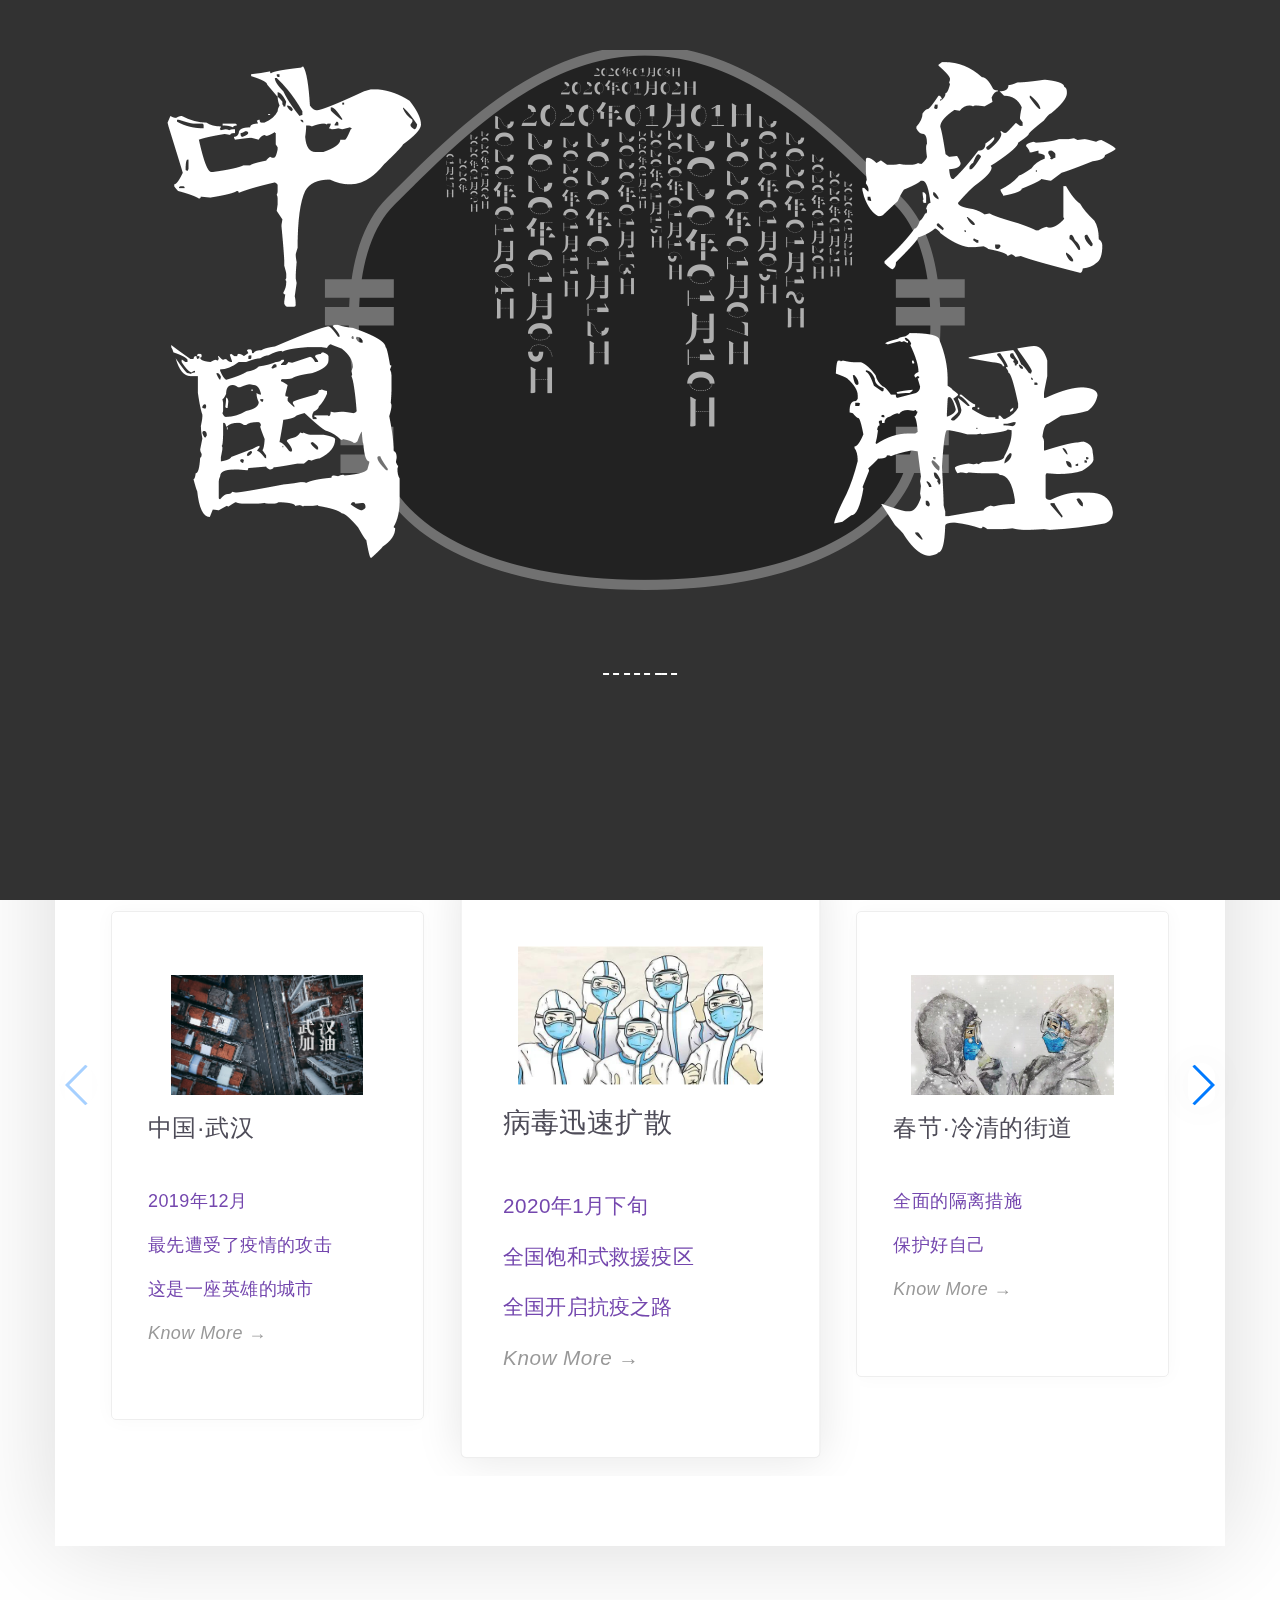
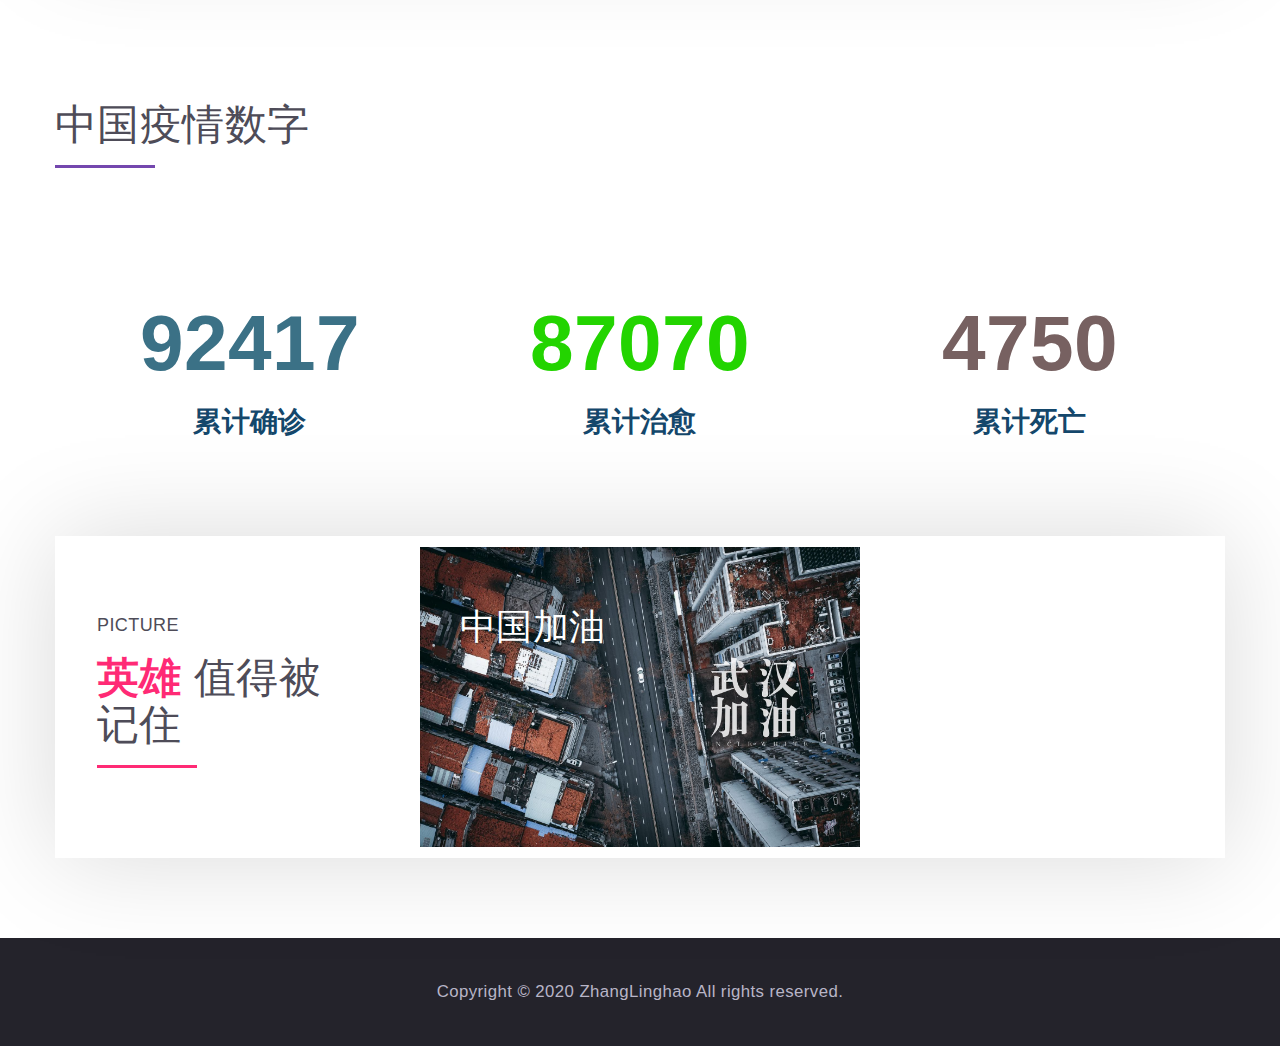
<file: index.html>
<!DOCTYPE html>
<html lang="en">

<head>
    <meta charset="UTF-8">
    <meta http-equiv="X-UA-Compatible" content="IE=edge">
    <meta name="viewport" content="width=device-width, initial-scale=1.0">
    <title>My2020</title>
    <!-- Main fucntion -->
    <script src="js/loading.js"></script>

    <!-- Loading Jquery -->
    <script src="js/jquery-3.2.1.js"></script>

    <!-- CSS Sources -->
    <link rel="stylesheet" href="css/transformation.css">
    <link rel="stylesheet" href="css/loading.css">
    <link rel="stylesheet" href="css/index.css">
    <link rel="stylesheet" href="css/FloatPhoto.css">

    <link href="https://cdn.bootcss.com/font-awesome/5.8.0/css/all.css" rel="stylesheet" />
    <!-- Bootstraps -->
    <link rel="stylesheet" href="css/bootstrap-theme.css">
    <link rel="stylesheet" href="css/bootstrap.min.css">
    <link rel="stylesheet" href="css/swiper.min.css">

</head>

<body>
    <div id="content">
        <header class="hero">
            <div class="container">
                <div class="col-md-6 col-md-offset-6 col-xs-12">
                    <nav>
                        <ul class="main-nav">
                            <li><a target="_blank" href="index.html">Home</a></li>
                            <li><a target="_blank" href="Timeline.html">Timeline</a></li>
                            <li><a target="_blank" href="Pics.html">Pics</a></li>
                            <li><a target="_blank" href="About.html">About</a></li>
                        </ul>
                    </nav>
                    <div class="search-box">
                        <input class="search-txt" type="text" placeholder="Type to search" />
                        <a class="search-btn" href="#">
                            <i class="fas fa-search"></i>
                        </a>
                    </div>
                    <div class="hero-text">
                        <h1>
                            <span>It is,</span>
                            <br>
                            <p id="our2020">
                                Our 2020
                            </p>

                        </h1>
                        <h3>如果可以选择重来……</h3>
                        <div class="btn-o">
                            <a target="_blank" href="Timeline.html" class="btn-p">Time-Line-></a>
                        </div>
                        <div class="SocialLink">
                            <p class="contact">Contact to me:</p>
                            <a href="https://zlhad.github.io/">
                                <img src="img/wechat.png">
                            </a>
                            <a href="https://github.com/ZLHad">
                                <img src="img/github.png">
                            </a>
                        </div>


                    </div>
                </div>
            </div>
        </header>
        <section class="case-study">
            <div class="container">
                <div class="row">
                    <div class="col-md-12">
                        <h4 class="sub-heading">Firstly</h4>
                        <h1 class="heading purple">
                            <span class="purple">Nobody</span> cared about <br>This disaster</h1>
                        <div class="swiper-container client-swiper">
                            <div class="swiper-wrapper">
                                <div class="swiper-slide client-box">
                                    <img src="img/P1.jpeg" class="client-logo">
                                    <h3 class="text-left title">中国·武汉</h3>
                                    <p class="text-left tag">2019年12月</p>
                                    <p class="text-left tag">最先遭受了疫情的攻击</p>
                                    <p class="text-left tag">这是一座英雄的城市</p>
                                    <p class="text-left"><a target="_blank" href="Timeline.html">Know More &#8594;</a>
                                    </p>
                                </div>
                                <div class="swiper-slide client-box">
                                    <img src="img/P2.jpeg" class="client-logo">
                                    <h3 class="text-left title">病毒迅速扩散</h3>
                                    <p class="text-left tag">2020年1月下旬</p>
                                    <p class="text-left tag">全国饱和式救援疫区</p>
                                    <p class="text-left tag">全国开启抗疫之路</p>
                                    <p class="text-left"><a target="_blank" href="Timeline.html">Know More &#8594;</a>
                                    </p>
                                </div>
                                <div class="swiper-slide client-box">
                                    <img src="img/P3.png" class="client-logo">
                                    <h3 class="text-left title">春节·冷清的街道</h3>
                                    <p class="text-left tag">全面的隔离措施</p>
                                    <p class="text-left tag">保护好自己</p>
                                    <p class="text-left"><a target="_blank" href="Timeline.html">Know More &#8594;</a>
                                    </p>
                                </div>
                                <div class="swiper-slide client-box">
                                    <img src="img/P4.jpeg" class="client-logo">
                                    <h3 class="text-left title">数字·冰冷与热情</h3>
                                    <p class="text-left tag">感染人数的波动</p>
                                    <p class="text-left tag">一个个生命的符号</p>
                                    <p class="text-left tag">一场场感动的事迹</p>
                                    <p class="text-left"><a target="_blank" href="Timeline.html">Know More &#8594;</a>
                                    </p>
                                </div>
                                <div class="swiper-slide client-box">
                                    <img src="img/P5.jpg" class="client-logo">
                                    <h3 class="text-left title">中国·逐渐解封</h3>
                                    <p class="text-left tag">不负众望，不忘初心</p>
                                    <p class="text-left tag">永远铭记</p>
                                    <p class="text-left"><a target="_blank" href="Timeline.html">Know More &#8594;</a>
                                    </p>
                                </div>
                            </div>

                        </div>
                        <!-- Add Arrows -->
                        <div class="swiper-button-next"></div>
                        <div class="swiper-button-prev"></div>

                    </div>
                </div>
            </div>
        </section>



        <!-- Statistics -->
        <section class="stats">
            <div class="container">
                <div class="row">
                    <h1 class="heading purple">中国疫情数字</h1>
                    <div class="col-md-4 text-center stat-box">
                        <h1 class="ststs_a">
                            <span class="counter">92417</span>
                        </h1>
                        <h3>累计确诊</h3>
                    </div>
                    <div class="col-md-4 text-center stat-box">
                        <h1 class="ststs_b">
                            <span class="counter">87070</span>
                        </h1>
                        <h3>累计治愈</h3>
                    </div>
                    <div class="col-md-4 text-center stat-box">
                        <h1 class="ststs_c">
                            <span class="counter">4750</span>
                        </h1>
                        <h3>累计死亡</h3>
                    </div>
                </div>
            </div>
        </section>

        <!-- Pics -->
        <section class="case-study">
            <div class="container">
                <div class="row">
                    <div class="col-md-12">
                        <h4 class="sub-heading">Picture</h4>
                        <h1 class="heading pink">
                            <span class="pink">英雄</span> 值得被 <br>记住</h1>
                        <br>

                        <div class="img-container"></div>
                        <div class="image">
                            <img src="img/P1.jpeg" alt="" />
                            <div class="image-content">
                                <h1>中国加油</h1>
                                <div class="icons">
                                    <a href="#" class="icon fas fa-heart"></a>
                                    <a href="#" class=" icon fas fa-comment"></a>
                                    <a href="#" class="icon fas fa-share"></a>
                                </div>

                            </div>

                        </div>
                    </div>



                </div>
            </div>

        </section>


        <!-- Bootom -->
        <footer>
            <div class="container-fluid">

                <div class="row footer">
                    <div class="col-md-12 text-center">
                        <p>Copyright &copy; 2020 ZhangLinghao All rights reserved.</p>
                    </div>
                </div>
            </div>
        </footer>

    </div>
    <!-- Some Javascript -->
    <script src="js/jquery-3.2.1.js"></script>
    <!-- Initialize Client Swiper -->
    <script src="js/swiper.jquery.min.js"></script>
    <script src="js/client.swiper.js"></script>
    <!-- ConuterUp -->
    <script src="js/jquery-3.2.1.min.js"></script>
    <script src="js/jquery.waypoints.min.js"></script>
    <script src="js/jquery.countup.min.js"></script>
    <script>
        // Counterup
        $('.counter').countUp({
            time: 2000
        });
    </script>


</body>

</html>
</file>
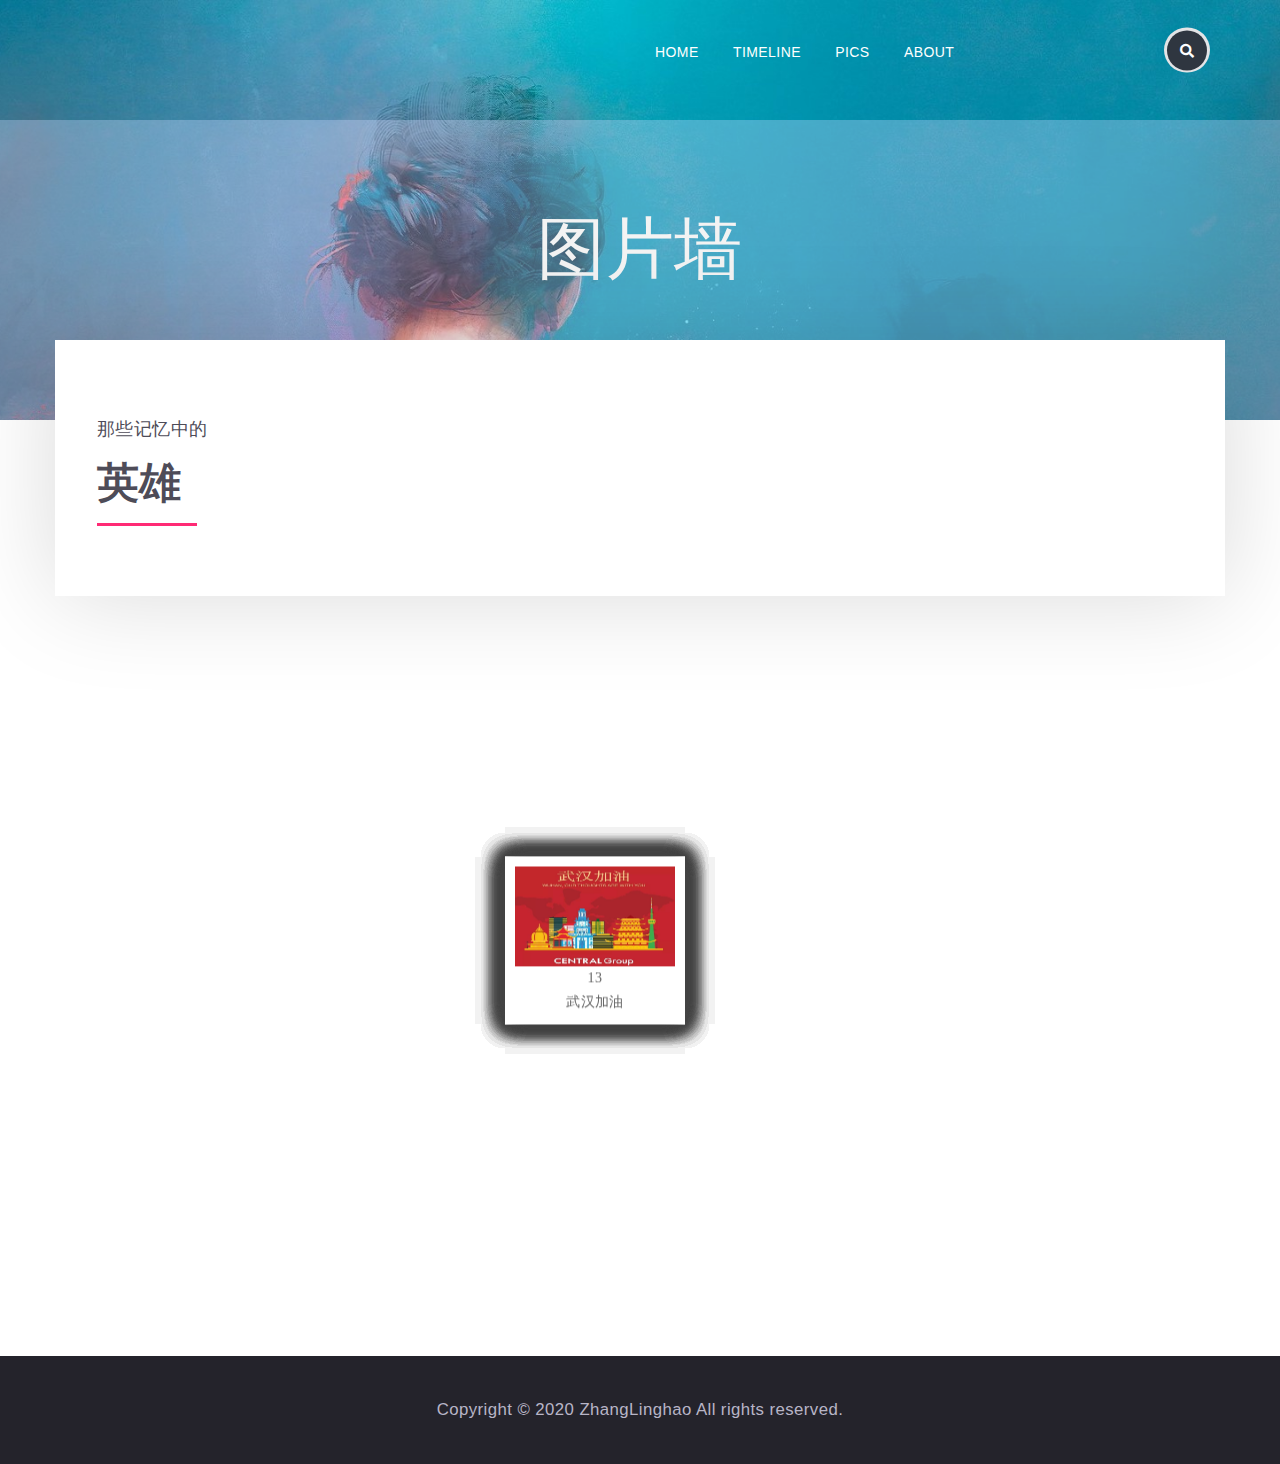
<file: Pics.html>
<!DOCTYPE html>
<html lang="en">

<head>
    <meta charset="UTF-8">
    <meta http-equiv="X-UA-Compatible" content="IE=edge">
    <meta name="viewport" content="width=device-width, initial-scale=1.0">
    <title>My2020-Pics</title>
    <!-- Main fucntion -->
    <script src="js/loading.js"></script>
    <!-- Loading Jquery -->
    <script src="js/jquery-3.2.1.js"></script>

    <!-- CSS Sources -->
    <link rel="stylesheet" href="css/transformation.css">
    <link rel="stylesheet" href="css/Pics.css">
    <link rel="stylesheet" href="css/imageCss.css">
    <link href="https://cdn.bootcss.com/font-awesome/5.8.0/css/all.css" rel="stylesheet" />
    <!-- Bootstraps -->
    <link rel="stylesheet" href="css/bootstrap-theme.css">
    <link rel="stylesheet" href="css/bootstrap.min.css">
    <link rel="stylesheet" href="css/swiper.min.css">

</head>

<body>
    <script>
        $('#loading').fadeToggle(10);
    </script>
    <header class="hero">
        <div class="container">
            <div class="col-md-6 col-md-offset-6 col-xs-12">
                <nav>
                    <ul class="main-nav">
                        <li><a href="index.html">Home</a></li>
                        <li><a href="Timeline.html">Timeline</a></li>
                        <li><a href="Pics.html">Pics</a></li>
                        <li><a href="About.html">About</a></li>
                    </ul>
                </nav>
                <div class="search-box">
                    <input class="search-txt" type="text" placeholder="Type to search" />
                    <a class="search-btn" href="#">
                        <i class="fas fa-search"></i>
                    </a>
                </div>
                <br><br><br><br>
                <br><br><br><br>
                <br><br><br><br>
                <br><br><br><br>
            </div>
            <div class="container-fluid">
                <div class="bg-sheet">
                    <p class="bg-title text-center fadeInUp">图片墙</p>
                </div>
            </div>
        </div>
    </header>

    <!-- Pics -->
    <section class="case-study">
        <div class="container">
            <div class="row">
                <div class="col-md-12">
                    <h4 class="sub-heading">那些记忆中的</h4>
                    <h1 class="heading pink">
                        <span class="pink">英雄</span>
                    </h1>

                    <div id="containerimg">

                    </div>

                </div>
            </div>

        </div>
    </section>



    <!-- Bootom -->

    <br><br>
    <br><br>
    <br><br>
    <br><br>
    <br><br>
    <br><br>
    <br><br>
    <br><br>
    <br><br>
    <br><br>
    <br><br>
    <br><br>
    <br><br>
    <br><br>
    <br><br>
    <br><br>
    <br><br>
    <footer>
        <div class="container-fluid">

            <div class="row footer">
                <div class="col-md-12 text-center">
                    <p>Copyright &copy; 2020 ZhangLinghao All rights reserved.</p>
                </div>
            </div>
        </div>
    </footer>

    <!-- GLOBAL CORE SCRIPTS -->
    <script src="js/jquery-3.2.1.min.js"></script>
    <script src="js/imageCss.js"></script>
    <script>
        var showCfg = [
            { imgSrc: "img/pics/1.jpg", text: "1", backText: "众志成城" },
            { imgSrc: "img/pics/2.jpg", text: "2", backText: "医护人员" },
            { imgSrc: "img/pics/3.jpg", text: "3", backText: "呐喊" },
            { imgSrc: "img/pics/4.jpg", text: "4", backText: "并肩作战" },
            { imgSrc: "img/pics/5.jpg", text: "5", backText: "新冠病毒" },
            { imgSrc: "img/pics/6.jpg", text: "6", backText: "nCov2019" },
            { imgSrc: "img/pics/7.jpg", text: "7", backText: "武汉·火神山医院" },
            { imgSrc: "img/pics/8.jpg", text: "8", backText: "援意大利医疗队" },
            { imgSrc: "img/pics/9.jpeg", text: "9", backText: "疾步前行" },
            { imgSrc: "img/pics/10.jfif", text: "10", backText: "战疫" },
            { imgSrc: "img/pics/11.png", text: "11", backText: "我好想你" },
            { imgSrc: "img/pics/12.jpg", text: "12", backText: "中国加油" },
            { imgSrc: "img/pics/13.jpeg", text: "13", backText: "武汉加油" },

        ]
        var show = new ShowImg(showCfg, "turn", containerimg);
        show.initial()
    </script>



</body>

</html>
</file>
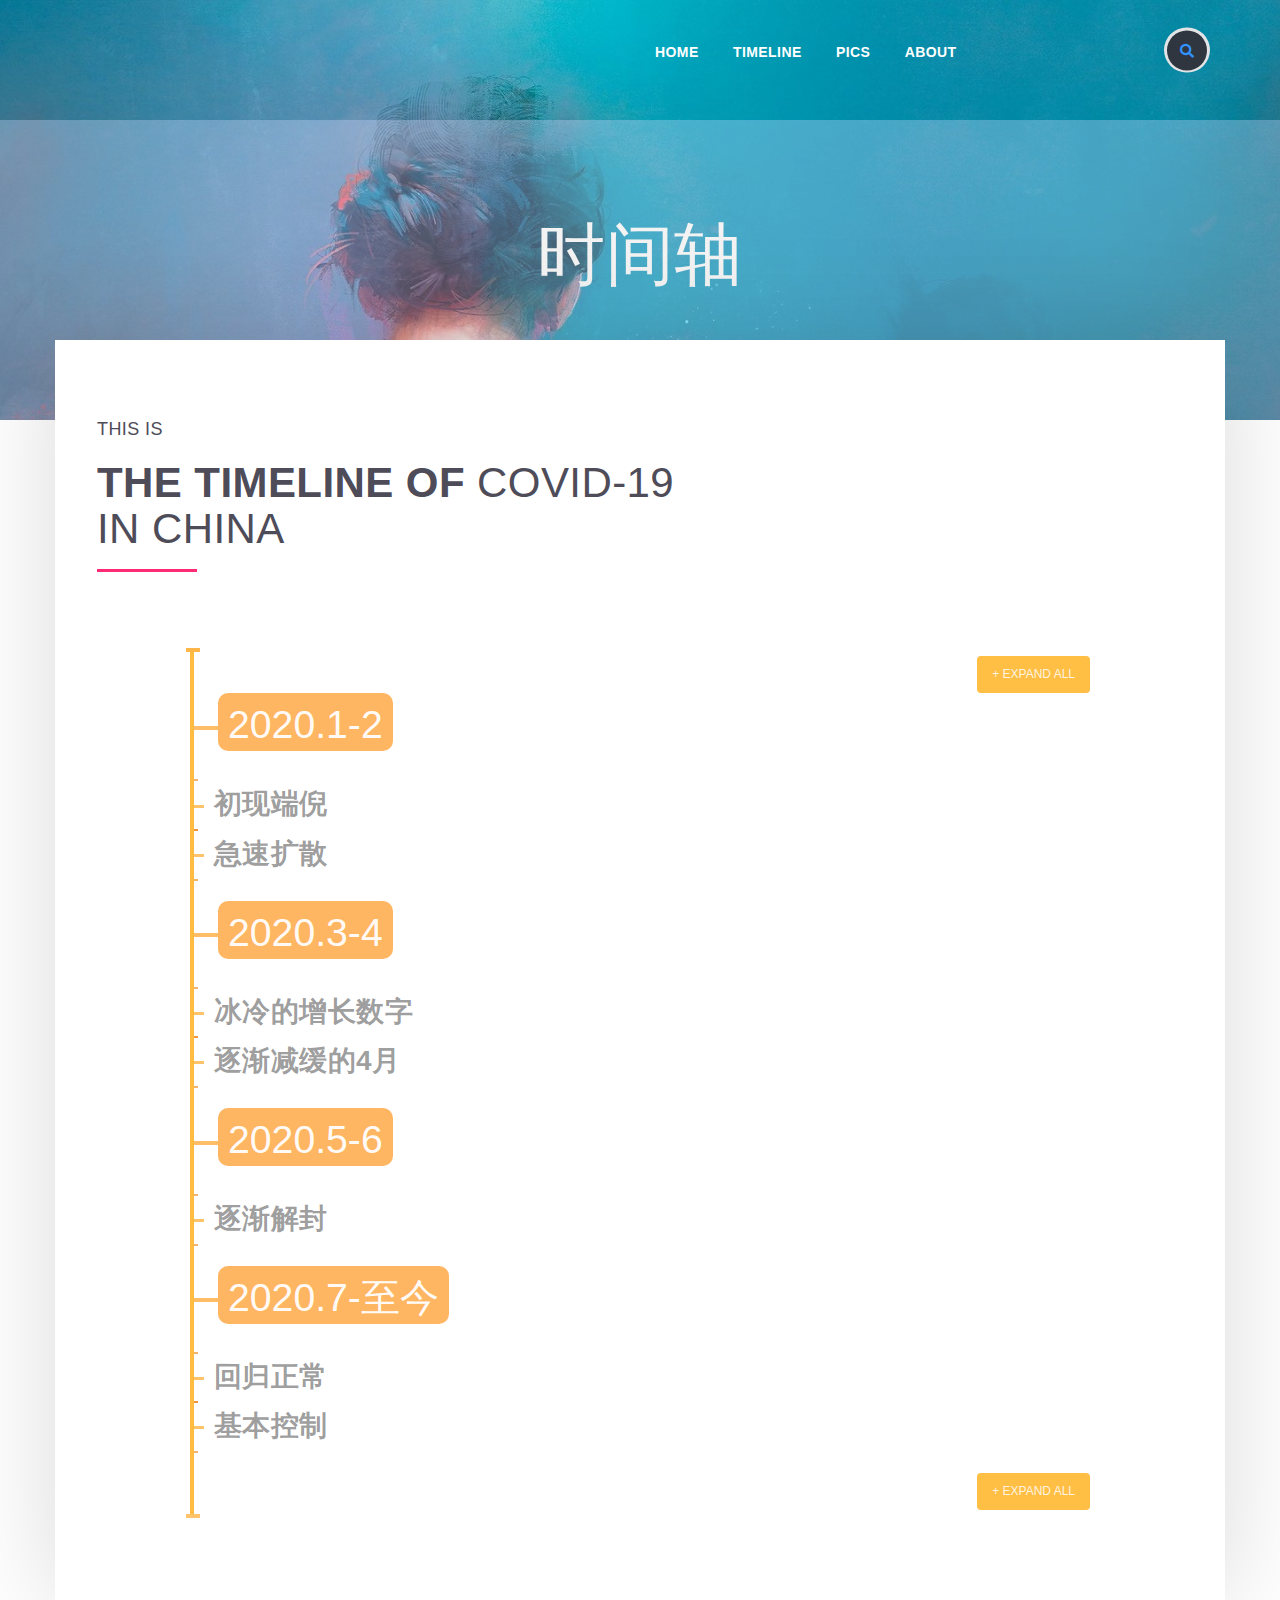
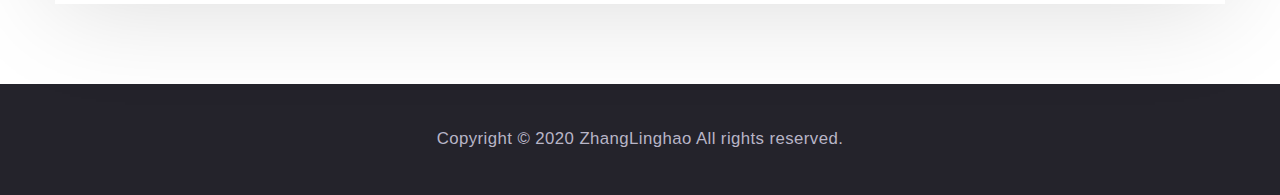
<file: Timeline.html>
<!DOCTYPE html>
<html lang="en">

<head>
    <meta charset="UTF-8">
    <meta http-equiv="X-UA-Compatible" content="IE=edge">
    <meta name="viewport" content="width=device-width, initial-scale=1.0">
    <title>My2020-Timeline</title>
    <!-- Main fucntion -->
    <script src="js/loading.js"></script>
    <!-- Loading Jquery -->
    <script src="js/jquery-3.2.1.js"></script>

    <!-- CSS Sources -->
    <link rel="stylesheet" href="css/transformation.css">
    <link rel="stylesheet" href="css/timeline.css">
    <link rel="stylesheet" href="css/timeliner-container.css">
    <link rel="stylesheet" href="js/vendor/venobox/venobox.css">
    <link href="https://cdn.bootcss.com/font-awesome/5.8.0/css/all.css" rel="stylesheet" />
    <!-- Bootstraps -->
    <link rel="stylesheet" href="css/bootstrap-theme.css">
    <link rel="stylesheet" href="css/bootstrap.min.css">
    <link rel="stylesheet" href="css/swiper.min.css">

</head>

<body>
    <script>
        $('#loading').fadeToggle(10);
    </script>
    <header class="hero">
        <div class="container">
            <div class="col-md-6 col-md-offset-6 col-xs-12">
                <nav>
                    <ul class="main-nav">
                        <li><a href="index.html">Home</a></li>
                        <li><a href="Timeline.html">Timeline</a></li>
                        <li><a href="Pics.html">Pics</a></li>
                        <li><a href="About.html">About</a></li>
                    </ul>
                </nav>
                <div class="search-box">
                    <input class="search-txt" type="text" placeholder="Type to search" />
                    <a class="search-btn" href="#">
                        <i class="fas fa-search"></i>
                    </a>
                </div>
                <br><br><br><br>
                <br><br><br><br>
                <br><br><br><br>
                <br><br><br><br>
            </div>
            <div class="container-fluid">
                <div class="bg-sheet">
                    <p class="bg-title text-center bounceInRight">时间轴</p>
                </div>
            </div>
        </div>
    </header>
    <section class="case-study">
        <div class="container">
            <div class="row">
                <div class="col-md-12">
                    <h4 class="sub-heading">This is</h4>
                    <h1 class="heading pink">
                        <span class="pink">The timeline of</span>
                        COVID-19 <br>
                        in China
                    </h1>
                    <br><br><br>
                    <div id="timeline" class="timeline-container">
                        <button class="timeline-toggle">+ expand all</button>
                        <br class="clear">
                        <div class="timeline-wrapper">
                            <h2 class="timeline-time"><span>2020.1-2</span></h2>
                            <dl class="timeline-series">
                                <span class="tick tick-before"></span>
                                <dt id="t1" class="timeline-event"><a>初现端倪</a></dt>
                                <span class="tick tick-after"></span>
                                <dd class="timeline-event-content" id="t1EX">
                                    <blockquote>
                                        <p>2020年01月01日 华南海鲜市场关停、平安武汉发布消息8名散布 “谣言”者被查处</p>
                                        <p>2020年01月02日 香港特区政府开会检视针对武汉疫情的预防措施，大批清洁工清洁华南海鲜市场</p>
                                        <p>2020年01月03日 湖北省新华医院出现3例CT异常，武汉卫健委当日通报44例“不明原因病毒性肺炎”
                                        </p>
                                        <p>彼时，未见明显人传人和医护感染。</p>
                                        <p>2020年01月06日 武汉大学中南医院收治重症肺炎病人，新华医院内部1名医生CT异常
                                        </p>
                                        <p>至此，国家疾控中心启动二级应急响应</p>
                                        <p>2020年01月09日 新冠出现首个死亡病例</p>
                                        <p>2020年01月15日 国家疾控中心启动一级应急响应</p>
                                    </blockquote>

                                    <br class="clear">
                                </dd><!-- /.timeline-event-content -->

                                <span class="tick tick-before"></span>
                                <dt id="t2" class="timeline-event"><a>急速扩散</a></dt>
                                <span class="tick tick-after"></span>
                                <dd class="timeline-event-content" id="t2EX">
                                    <blockquote>
                                        <p>2020年01月20日 累计报告217例，钟南山接受白岩松采访,确定人传人</p>
                                        <p>
                                            <a href="img/t2.jpg" class="venobox" data-type="iframe">
                                                确定人传人！
                                            </a>
                                        </p>
                                        <p>2020年01月23日 累计确诊830例，死亡25例,武汉“封城”</p>
                                        <p>
                                            <a href="img/t3.jpg" class="venobox" data-type="iframe">
                                                火神山医院开工,10天创造奇迹。
                                            </a>
                                        </p>
                                        <p>2020年01月25日 累计确诊1975例，死亡56例/雷神山医院开工</p>
                                        <p>2020年01月28日 累计确诊5974例，死亡132例，人数累计超过非典</p>
                                        <p>2020年02月12日 累计确诊59764例，死亡1365例，诊断标准纳入临床诊断确认方法
                                        </p>
                                        <p>2020年02月13日 累计确诊63743例，死亡1487例，湖北省委书记、武汉市委书记换帅</p>
                                        <p>2020年02月29日 累计确诊79968例，死亡2873例</p>

                                    </blockquote>

                                    <br class="clear">
                                </dd><!-- /.timeline-event-content -->

                            </dl><!-- /.timeline-series -->
                        </div><!-- /.timeline-wrapper -->


                        <div class="timeline-wrapper">
                            <h2 class="timeline-time"><span>2020.3-4</span></h2>
                            <dl class="timeline-series">
                                <span class="tick tick-before"></span>
                                <dt id="t3" class="timeline-event"><a>冰冷的增长数字</a></dt>
                                <span class="tick tick-after"></span>
                                <dd class="timeline-event-content" id="t3EX">
                                    <blockquote>
                                        <p>2020年03月01日 累计确诊80175例，死亡2915例</p>
                                        <p>2020年03月04日 累计确诊80565例，死亡3015例</p>
                                        <p>2020年03月06日 累计确诊80814例，死亡3073例</p>
                                        <p>2020年03月09日 累计确诊80928例，死亡3140例</p>
                                        <p>2020年03月12日 累计确诊81003例，死亡3180例</p>
                                        <p>2020年03月15日 累计确诊81099例，死亡3218例</p>
                                        <p>2020年03月18日 累计确诊81262例，死亡3250例</p>
                                        <p>2020年03月21日 累计确诊81563例，死亡3267例</p>
                                        <p>2020年03月24日 累计确诊81846例，死亡3287例</p>
                                        <p>2020年03月27日 累计确诊82214例，死亡3301例</p>
                                        <p>2020年03月30日 累计确诊82545例，死亡3314例</p>

                                    </blockquote>
                                    <br class="clear">
                                </dd><!-- /.timeline-event-content -->

                                <span class="tick tick-before"></span>
                                <dt id="t4" class="timeline-event"><a>逐渐减缓的4月</a></dt>
                                <span class="tick tick-after"></span>
                                <dd class="timeline-event-content" id="t4EX">
                                    <blockquote>
                                        <p>2020年04月01日 累计确诊82722例，死亡3321例</p>
                                        <p>2020年04月05日 累计确诊83005例，死亡3340例</p>
                                        <p>2020年04月08日 累计确诊83249例，死亡3344例</p>
                                        <p>2020年04月11日 累计确诊83482例，死亡3349例</p>
                                        <p>2020年04月15日 累计确诊83798例，死亡3352例</p>
                                        <p>2020年04月19日 累计确诊84239例，死亡4642例</p>
                                        <p>2020年04月22日 累计确诊84302例，死亡4642例</p>
                                        <p>2020年04月26日 累计确诊84341例，死亡4643例</p>
                                        <p>2020年04月30日 累计确诊84385例，死亡4643例</p>
                                    </blockquote>
                                    <blockquote>
                                        <p>
                                            <a href="img/t4.jpg" class="venobox" data-type="iframe">
                                                春暖花开，缓缓归矣。
                                            </a>
                                        </p>
                                    </blockquote>
                                    <br class="clear">
                                </dd><!-- /.timeline-event-content -->

                            </dl><!-- /.timeline-series -->
                        </div><!-- /.timeline-wrapper -->

                        <div class="timeline-wrapper">
                            <h2 class="timeline-time"><span>2020.5-6</span></h2>
                            <dl class="timeline-series">
                                <span class="tick tick-before"></span>
                                <dt id="t5" class="timeline-event"><a>逐渐解封</a></dt>
                                <span class="tick tick-after"></span>
                                <dd class="timeline-event-content" id="t5EX">
                                    <blockquote>
                                        <p>4月8日零时，武汉解除离汉离鄂管控</p>
                                        <p>6月，全国高考因为疫情原因推迟一个月</p>
                                    </blockquote>
                                    <br class="clear">
                                </dd><!-- /.timeline-event-content -->
                            </dl><!-- /.timeline-series -->

                        </div><!-- /.timeline-wrapper -->

                        <div class="timeline-wrapper">
                            <h2 class="timeline-time"><span>2020.7-至今</span></h2>
                            <dl class="timeline-series">
                                <span class="tick tick-before"></span>
                                <dt id="t6" class="timeline-event"><a>回归正常</a></dt>
                                <span class="tick tick-after"></span>
                                <dd class="timeline-event-content" id="t6EX">
                                    <blockquote>
                                        <p>2020年06月01日 累计确诊84597例，死亡4645例</p>
                                        <p>2020年07月01日 累计确诊85263例，死亡4648例</p>
                                        <p>2020年08月01日 累计确诊86523例，死亡4659例</p>
                                    </blockquote>
                                    <br class="clear">
                                </dd><!-- /.timeline-event-content -->
                                <span class="tick tick-before"></span>
                                <dt id="t7" class="timeline-event"><a>基本控制</a></dt>
                                <span class="tick tick-after"></span>
                                <dd class="timeline-event-content" id="t7EX">
                                    <blockquote>
                                        <p>
                                            2020年9月，各大高校开始正常报道。
                                        </p>
                                        <p>
                                            2020年10月，国庆节小长假爆发了旅游高潮。
                                        </p>
                                        <p>
                                            至今为止，可以骄傲地说，中国的疫情基本已经控制住了。
                                        </p>
                                    </blockquote>
                                    <br class="clear">
                                </dd><!-- /.timeline-event-content -->
                            </dl>
                        </div>

                        <button class="timeline-toggle">+ expand all</button>

                        <br class="clear">

                    </div><!-- /#timeline -->


                </div>
            </div>
        </div>
    </section>
    <!-- Bootom -->

    <footer>
        <div class="container-fluid">

            <div class="row footer">
                <div class="col-md-12 text-center">
                    <p>Copyright &copy; 2020 ZhangLinghao All rights reserved.</p>
                </div>
            </div>
        </div>
    </footer>

    <!-- GLOBAL CORE SCRIPTS -->
    <script src="js/jquery-3.2.1.min.js"></script>
    <script type="text/javascript" src="js/vendor/venobox/venobox.min.js"></script>
    <script type="text/javascript" src="js/timeliner.js"></script>
    <script>
        $(document).ready(function () {
            $.timeliner({
                timelineContainer: '#timeline',
            });
            $('.venobox').venobox();
        });

    </script>


</body>

</html>
</file>
<file: css/transformation.css>
.bounceInRight {
    animation: bounceInRight 1s;
    animation-fill-mode: both;
}

@keyframes bounceInRight {
    0% {
        opacity: 0;
        transform: translateX(2000px);
    }
    60% {
        opacity: 1;
        transform: translateX(-30px);
    }
    80% {
        transform: translateX(10px);
    }
    100% {
        transform: translateX(0);
    }
}

.rotateIn {
    animation: rotateIn 1s;
    animation-fill-mode: both;
}

@keyframes rotateIn {
    0% {
        transform-origin: center center;
        transform: rotate(-200deg);
        opacity: 0;
    }
    100% {
        transform-origin: center center;
        transform: rotate(0);
        opacity: 1;
    }
}

.fadeInUp {
    animation: fadeInUp 1s;
    animation-fill-mode: both;
}

@keyframes fadeInUp {
    0% {
        opacity: 0;
        transform: translateY(40px);
    }
    100% {
        opacity: 1;
        transform: translateY(0);
    }
}
</file>
<file: css/loading.css>
#loading {
    position: fixed;
    top: 0%;
    left: 0%;
    width: 100%;
    height: 100%;
    background-color: rgb(50, 50, 50);
    z-index: 999;
}

#bg_img {
    display: absolute;
    z-index: 1000;
    text-align: center;
    padding-top: 50px;
}

#bg_img img {
    width: 75%
}

.middle {
    position: absolute;
    z-index: 1001;
    top: 50%;
    left: 50%;
    transform: translate(-50%, -50%);
    margin-top: 220px;
}

.bar {
    width: 6px;
    height: 2px;
    z-index: 1003;
    background: white;
    display: inline-block;
    transform-origin: bottom center;
    animation: loading 1.5s ease-in-out infinite;
}

.bar1 {
    animation-delay: 0.1s;
}

.bar2 {
    animation-delay: 0.2s;
}

.bar3 {
    animation-delay: 0.3s;
}

.bar4 {
    animation-delay: 0.4s;
}

.bar5 {
    animation-delay: 0.5s;
}

.bar6 {
    animation-delay: 0.6s;
}

.bar7 {
    animation-delay: 0.7s;
}

.bar8 {
    animation-delay: 0.8s;
}

@keyframes loading {
    0% {
        transform: scaleY(0.1);
        background: #fff;
    }
    50% {
        transform: scaleY(30);
        background: #588591;
    }
    100% {
        transform: scaleY(0.1);
        background: transparent;
    }
}
</file>
<file: css/index.css>
* {
    margin: 0;
    padding: 0;
}

body {
    font-family: 'Open Sans', sans-serif;
    background-color: #f2f2f2;
    font-size: 16px;
    color: #222;
    font-weight: normal;
    letter-spacing: 0.03em;
}

a {
    color: #7447ae;
    -webkit-transition: all 0.2s;
    -moz-transition: all 0.2s;
    transition: all 0.2s;
}

section {
    width: 100%;
}

a:hover, a:focus, a:active {
    text-decoration: none;
    outline: none;
}

ul {
    margin: 0;
    padding: 0;
}

ul li {
    list-style: none;
}

header.hero {
    background: url(../img/header.jpg) no-repeat center center fixed;
    background-size: cover;
    color: #fff;
    padding-bottom: 100px;
}

ul, a, li, ol {
    text-decoration: none;
}

header.hero .hero-text {
    margin-top: 25%;
    margin-bottom: 20%;
}

header.hero h1 {
    font-family: 'Montserrat', sans-serif;
    font-size: 4.5em;
    font-weight: 600;
    line-height: 1.4em;
}

header.hero h1 span, header.hero h3 {
    font-weight: 300;
}

.btn-o {
    margin-top: 30px;
    margin-left: 5px;
}

.btn-p {
    background-image: none;
    border-color: transparent;
    background-color: #37a7ff;
    padding: 8px 16px;
    margin-top: 55px;
    color: #fff;
    border-radius: 12em;
    font-family: 'Montserrat', sans-serif;
    font-size: 20px;
    font-weight: 500;
    box-shadow: 0 20px 40px rgba(0, 0, 0, 0.5);
    text-align: center;
    vertical-align: middle;
}

.SocialLink {
    margin-top: 40px;
}

.SocialLink a {
    padding: 5px;
    opacity: 0.6;
}

.SocialLink .contact {
    font-size: 20px;
    opacity: 0.6;
    font-weight: 400;
    display: inline-block;
}

.SocialLink a:hover {
    opacity: 1;
}

.SocialLink a img {
    max-height: 30px;
    margin-left: 6px;
}

/* Search_Box */

.search-box {
    position: absolute;
    right: 0;
    top: 50px;
    transform: translate(0%, -50%);
    background: #e3e4e6;
    height: 45px;
    border-radius: 40px;
    padding: 3px;
}

.search-box a {
    text-decoration: none;
}

.search-btn {
    color: #ffffff;
    float: right;
    width: 40px;
    height: 40px;
    border-radius: 50%;
    background: #2f3640;
    display: flex;
    justify-content: center;
    align-items: center;
    transition: 0.4s;
    text-decoration: none;
}

.search-txt {
    border: none;
    background: none;
    outline: none;
    float: left;
    padding: 0;
    color: rgb(0, 0, 0);
    font-size: 16px;
    transition: 0.4s;
    line-height: 40px;
    width: 0;
}

.search-box:hover>.search-txt {
    width: 120px;
    padding: 0 6px;
}

.search-box:hover>.search-btn {
    background: white;
}

/* navigation */

nav {
    height: 40px;
    width: 100%;
    position: absolute;
    right: 0;
    top: 3em;
    cursor: pointer;
    transition: .25s ease-in-out;
}

ul.main-nav li {
    display: inline-block;
}

ul.main-nav li a {
    color: #fff;
    font-family: 'Montserrat', sans-serif;
    font-size: 14px;
    text-transform: uppercase;
    padding: 5px 15px;
}

ul.main-nav li a:hover {
    color: #ffbe61;
}

ul.main-nav.show-it {
    opacity: 1;
    visibility: visible;
    transition-delay: .25s;
}

/* Main-show */

.case-study .col-md-12 {
    transform: translateY(-80px);
    -webkit-transform: translateY(-80px);
    padding: 5em 3em;
    background-color: #fff;
    box-shadow: 0 0 100px rgba(0, 0, 0, 0.15);
}

h4.sub-heading {
    text-transform: uppercase;
    font-family: 'Montserrat', sans-serif;
    font-weight: 400;
    color: #4e4c58;
}

h1.heading {
    font-family: 'Montserrat', sans-serif;
    font-weight: 400;
    color: #4e4c58;
    font-size: 3em;
    position: relative;
    padding-bottom: 10px;
}

h1.heading span {
    font-weight: 600;
}

h1.heading:after {
    content: '';
    display: block;
    position: absolute;
    bottom: -10px;
    left: 0;
    height: 3px;
    width: 100px;
}

h1.heading.purple:after {
    background-color: #7447ae;
}

h1.heading.pink:after {
    background-color: #ff2a75;
}

.swiper-container {
    width: 100%;
    height: 100%;
    padding: 4em 1em;
}

.swiper-slide {
    font-size: 18px;
    background: #fff;
}

.client-box {
    background-color: #fff;
    box-shadow: 0 0 20px rgba(0, 0, 0, 0.03);
    padding: 3.5em 2em;
    border-radius: 5px;
    border: 1px solid #eee;
    text-align: center;
    -webkit-transition: all 0.2s;
    -moz-transition: all 0.2s;
    transition: all 0.2s;
}

.client-box .client-logo {
    max-height: 120px;
}

.client-box h3.title {
    color: #4e4c58;
    margin-bottom: 2em;
}

.client-box p.tag {
    color: #7447ae;
    font-family: 'Montserrat', sans-serif;
    margin-bottom: 1em;
}

.client-box a {
    color: #333;
    font-style: italic;
    opacity: 0.5;
}

.client-box.swiper-slide-next {
    -ms-transform: scale(1.15);
    /* IE 9 */
    -webkit-transform: scale(1.15);
    /* Safari */
    transform: scale(1.15);
    box-shadow: 0 0 40px rgba(0, 0, 0, 0.1);
    z-index: 2;
}

.swiper-button-next, .swiper-button-prev {
    width: 80px;
    height: 80px;
    background-size: 80px 80px;
    box-shadow: 0 0 40px rgba(0, 0, 0, 0.05);
    border-radius: 5em;
    -webkit-transition: all 0.2s;
    -moz-transition: all 0.2s;
    transition: all 0.2s;
}

.swiper-button-next:hover, .swiper-button-prev:hover {
    box-shadow: 0 0 40px rgba(0, 0, 0, 0.1);
}

.swiper-button-next, .swiper-container-rtl .swiper-button-prev {
    background-image: url(../img/arrow-right.png);
    right: -40px;
}

.swiper-button-prev, .swiper-container-rtl .swiper-button-next {
    background-image: url(../img/arrow-left.png);
    left: -40px;
}

/* Statistics */

.stats {
    margin: 4em 0;
}

.stat-box {
    padding: 4em;
    margin-top: 4em;
    margin-bottom: 4em;
}

.stat-box h1 {
    font-family: 'Montserrat', sans-serif;
    font-weight: 600;
    font-size: 5.6em;
}

.stat-box h3 {
    font-family: 'Montserrat', sans-serif;
    font-weight: 600;
    color: #14476b;
    font-size: 2em;
}

.ststs_a {
    color: #3b7186
}

.ststs_b {
    color: #23d400
}

.ststs_c {
    color: #776161
}

.purple {
    color: #7447ae;
}

.pink {
    color: #ff2a75;
}

.blue {
    color: #37a7ff;
}

/* Bottom */

.footer {
    background-color: #24232b;
    padding: 3em;
    color: #b8b5c7;
    font-family: 'Montserrat', sans-serif;
    font-weight: 300;
}

.footer p {
    margin: 0;
    font-size: 1.2em;
}

.footer p a {
    color: #fff;
}

.footer p a:hover {
    opacity: 0.8;
}
</file>
<file: css/FloatPhoto.css>
.img-container {
        position: absolute;
        height: 300px;
        top: 20px;
    }

    .image {
        position: absolute;
        top: 50%;
        left: 50%;
        transform: translate(-50%, -50%);
        width: 440px;
        height: 300px;
        overflow: hidden;
        cursor: pointer;
    }

    .image img {
        width: 100%;
        height: 100%;
    }

    .image-content {
        position: absolute;
        top: 0;
        left: 0;
        width: 100%;
        height: 100%;
        padding: 40px;
        box-sizing: border-box;
    }

    .image-content h1 {
        color: #fff;
        text-transform: uppercase;
        /* transform: translateY(10px); */
        transition: 0.4s;
    }

    .image:hover .image-content h1 {
        transform: translateY(-20px);
    }

    .icons {
        position: absolute;
        right: 40px;
        bottom: 40px;
    }

    .icon {
        text-decoration: none;
        color: #333;
        font-size: 22px;
        margin: 0 10px;
        transform: translateY(80px);
    }

    .image:hover .icon {
        transform: translateY(0px);
    }

    .icon:nth-child(1) {
        transition: transform 0.4s 0.05s, color 0.4s;
    }

    .icon:nth-child(2) {
        transition: transform 0.4s 0.1s, color 0.4s;
    }

    .icon:nth-child(3) {
        transition: transform 0.4s 0.15s, color 0.4s;
    }

    .icon:hover {
        color: red;
    }

    .image-content::before {
        content: '';
        position: absolute;
        left: 0;
        bottom: 0;
        background: rgba(255, 255, 255, 0.7);
        width: 100%;
        height: 0;
        clip-path: polygon(0 100%, 100% 0, 100% 100%);
        transition: 0.5s;
    }

    .image-content:hover::before {
        height: 140px;
    }
</file>
<file: css/Pics.css>
* {
    margin: 0;
    padding: 0;
}

body {
    font-family: 'Open Sans', sans-serif;
    background-color: #f2f2f2;
    font-size: 16px;
    color: #222;
    font-weight: normal;
    letter-spacing: 0.03em;
}

a {
    color: #7447ae;
    -webkit-transition: all 0.2s;
    -moz-transition: all 0.2s;
    transition: all 0.2s;
}

section {
    width: 100%;
}

a:hover, a:focus, a:active {
    text-decoration: none;
    outline: none;
}

ul {
    margin: 0;
    padding: 0;
}

ul li {
    list-style: none;
}

header.hero {
    background: url(../img/header.jpg) no-repeat center center fixed;
    background-size: cover;
    color: #fff;
    padding-bottom: 100px;
}

ul, a, li, ol {
    text-decoration: none;
}

header.hero .hero-text {
    margin-top: 25%;
    margin-bottom: 20%;
}

header.hero h1 {
    font-family: 'Montserrat', sans-serif;
    font-size: 4.5em;
    font-weight: 600;
    line-height: 1.4em;
}

header.hero h1 span, header.hero h3 {
    font-weight: 300;
}

/* Search_Box */

.search-box {
    position: absolute;
    right: 0;
    top: 50px;
    transform: translate(0%, -50%);
    background: #e3e4e6;
    height: 45px;
    border-radius: 40px;
    padding: 3px;
}

.search-box a {
    text-decoration: none;
}

.search-btn {
    color: #ffffff;
    float: right;
    width: 40px;
    height: 40px;
    border-radius: 50%;
    background: #2f3640;
    display: flex;
    justify-content: center;
    align-items: center;
    transition: 0.4s;
    text-decoration: none;
}

.search-txt {
    border: none;
    background: none;
    outline: none;
    float: left;
    padding: 0;
    color: rgb(0, 0, 0);
    font-size: 16px;
    transition: 0.4s;
    line-height: 40px;
    width: 0;
}

.search-box:hover>.search-txt {
    width: 120px;
    padding: 0 6px;
}

.search-box:hover>.search-btn {
    background: white;
}

/* navigation */

nav {
    height: 40px;
    width: 100%;
    position: absolute;
    right: 0;
    top: 3em;
    cursor: pointer;
    transition: .25s ease-in-out;
}

ul.main-nav li {
    display: inline-block;
}

ul.main-nav li a {
    color: #fff;
    font-family: 'Montserrat', sans-serif;
    font-size: 14px;
    text-transform: uppercase;
    padding: 5px 15px;
}

ul.main-nav li a:hover {
    color: #ffbe61;
}

ul.main-nav.show-it {
    opacity: 1;
    visibility: visible;
    transition-delay: .25s;
}

.bg-sheet {
    margin-top: 50px;
    height: 300px;
    width: 100%;
    position: absolute;
    right: 0;
    top: 5em;
    transition: .25s ease-in-out;
    background-color: rgba(207, 220, 255, 0.336);
}

.bg-title {
    padding-top: 80px;
    font-size: 68px;
    color: #f3f3f3;
}

.case-study .col-md-12 {
    transform: translateY(-80px);
    -webkit-transform: translateY(-80px);
    padding: 5em 3em;
    background-color: #fff;
    box-shadow: 0 0 100px rgba(0, 0, 0, 0.15);
}

h4.sub-heading {
    text-transform: uppercase;
    font-family: 'Montserrat', sans-serif;
    font-weight: 400;
    color: #4e4c58;
}

h1.heading {
    font-family: 'Montserrat', sans-serif;
    font-weight: 400;
    color: #4e4c58;
    font-size: 3em;
    position: relative;
    padding-bottom: 10px;
}

h1.heading span {
    font-weight: 600;
}

h1.heading:after {
    content: '';
    display: block;
    position: absolute;
    bottom: -10px;
    left: 0;
    height: 3px;
    width: 100px;
}

h1.heading.purple:after {
    background-color: #7447ae;
}

h1.heading.pink:after {
    background-color: #ff2a75;
}

/* Bottom */

.footer {
    background-color: #24232b;
    padding: 3em;
    color: #b8b5c7;
    font-family: 'Montserrat', sans-serif;
    font-weight: 300;
}

.footer p {
    margin: 0;
    font-size: 1.2em;
}

.footer p a {
    color: #fff;
}

.footer p a:hover {
    opacity: 0.8;
}
</file>
<file: css/imageCss.css>
#containerimg {
    position: absolute;
    height: 700px;
}

.show-item {
    position: absolute;
    transition: all ease 0.6s;
}

.show-item img {
    width: 160px;
    display: block;
    height: 100px;
    backface-visibility: hidden;
}

.show-item div {
    background: #fff;
    text-align: center;
    height: 24px;
    line-height: 24px;
    font-family: "微软雅黑";
    color: #666;
    backface-visibility: hidden;
}

.turn {
    width: 180px;
    perspective: 2000px;
    transform-style: preserve-3d;
    transform: rotateX(3deg) rotateY(0deg) translateY(100px) translateZ(-200px);
    transition: all ease 0.2s;
}

.turn .show-item-turn {
    border: 10px solid #fff;
    box-shadow: 0 0 20px #444;
    border-bottom: 10px solid #fff;
    top: 220px;
}
</file>
<file: css/timeline.css>
* {
    margin: 0;
    padding: 0;
}

body {
    font-family: 'Open Sans', sans-serif;
    background-color: #f2f2f2;
    font-size: 16px;
    color: #222;
    font-weight: normal;
    letter-spacing: 0.03em;
}

a {
    color: #7447ae;
    -webkit-transition: all 0.2s;
    -moz-transition: all 0.2s;
    transition: all 0.2s;
}

section {
    width: 100%;
}

a:hover, a:focus, a:active {
    text-decoration: none;
    outline: none;
}

ul {
    margin: 0;
    padding: 0;
}

ul li {
    list-style: none;
}

header.hero {
    background: url(../img/header.jpg) no-repeat center center fixed;
    background-size: cover;
    color: #fff;
    padding-bottom: 100px;
}

ul, a, li, ol {
    text-decoration: none;
}

header.hero .hero-text {
    margin-top: 25%;
    margin-bottom: 20%;
}

header.hero h1 {
    font-family: 'Montserrat', sans-serif;
    font-size: 4.5em;
    font-weight: 600;
    line-height: 1.4em;
}

header.hero h1 span, header.hero h3 {
    font-weight: 300;
}

/* Search_Box */

.search-box {
    position: absolute;
    right: 0;
    top: 50px;
    transform: translate(0%, -50%);
    background: #e3e4e6;
    height: 45px;
    border-radius: 40px;
    padding: 3px;
}

.search-box a {
    text-decoration: none;
}

.search-btn {
    color: #ffffff;
    float: right;
    width: 40px;
    height: 40px;
    border-radius: 50%;
    background: #2f3640;
    display: flex;
    justify-content: center;
    align-items: center;
    transition: 0.4s;
    text-decoration: none;
}

.search-txt {
    border: none;
    background: none;
    outline: none;
    float: left;
    padding: 0;
    color: rgb(0, 0, 0);
    font-size: 16px;
    transition: 0.4s;
    line-height: 40px;
    width: 0;
}

.search-box:hover>.search-txt {
    width: 120px;
    padding: 0 6px;
}

.search-box:hover>.search-btn {
    background: white;
}

/* navigation */

nav {
    height: 40px;
    width: 100%;
    position: absolute;
    right: 0;
    top: 3em;
    cursor: pointer;
    transition: .25s ease-in-out;
}

ul.main-nav li {
    display: inline-block;
}

ul.main-nav li a {
    color: #fff;
    font-family: 'Montserrat', sans-serif;
    font-size: 14px;
    text-transform: uppercase;
    padding: 5px 15px;
}

ul.main-nav li a:hover {
    color: #ffbe61;
}

ul.main-nav.show-it {
    opacity: 1;
    visibility: visible;
    transition-delay: .25s;
}

.bg-sheet {
    margin-top: 50px;
    height: 300px;
    width: 100%;
    position: absolute;
    right: 0;
    top: 5em;
    transition: .25s ease-in-out;
    background-color: rgba(207, 220, 255, 0.336);
}

.bg-title {
    padding-top: 80px;
    font-size: 68px;
    color: #f3f3f3;
}

.case-study .col-md-12 {
    transform: translateY(-80px);
    -webkit-transform: translateY(-80px);
    padding: 5em 3em;
    background-color: #fff;
    box-shadow: 0 0 100px rgba(0, 0, 0, 0.15);
}

h4.sub-heading {
    text-transform: uppercase;
    font-family: 'Montserrat', sans-serif;
    font-weight: 400;
    color: #4e4c58;
}

h1.heading {
    font-family: 'Montserrat', sans-serif;
    font-weight: 400;
    color: #4e4c58;
    font-size: 3em;
    position: relative;
    padding-bottom: 10px;
}

h1.heading span {
    font-weight: 600;
}

h1.heading:after {
    content: '';
    display: block;
    position: absolute;
    bottom: -10px;
    left: 0;
    height: 3px;
    width: 100px;
}

h1.heading.purple:after {
    background-color: #7447ae;
}

h1.heading.pink:after {
    background-color: #ff2a75;
}

/* Bottom */

.footer {
    background-color: #24232b;
    padding: 3em;
    color: #b8b5c7;
    font-family: 'Montserrat', sans-serif;
    font-weight: 300;
}

.footer p {
    margin: 0;
    font-size: 1.2em;
}

.footer p a {
    color: #fff;
}

.footer p a:hover {
    opacity: 0.8;
}
</file>
<file: css/timeliner-container.css>
@import url(https://fonts.googleapis.com/css?family=Josefin+Sans:100,400,700);
/* ======= DEMO LAYOUT ======= */

h1 {
    color: #fdc344;
    font-size: 36px;
    font-weight: 400;
    margin: 0;
}

h2 {
    font-size: 22px;
    font-weight: 400;
    margin: 5px 0;
    letter-spacing: .1em;
}

h3 {
    font-size: 1.6em;
    margin: 10px 0 10px 10px;
}

a:link, a:visited {
    color: #ffba25;
    text-decoration: none;
}

a:hover {
    color: #f76e6e;
}

a img {
    border: none;
}

p {
    margin: 0 0 10px 8px;
    font-size: 1.5em;
    font-weight: 400;
    line-height: 1.6em;
}

.lead {
    font-size: 2em;
    margin-bottom: 40px;
}

.clear {
    clear: both;
    line-height: 0;
    font-size: 0;
}

h1 {
    color: #ffbc40;
    font-size: 4.8em;
    font-weight: 400;
    text-transform: uppercase;
}

h2 {
    font-size: 3.6em;
    font-weight: 400;
    text-transform: uppercase;
}

a:hover, a:link, a:visited {
    color: #3292ff;
    font-weight: bold;
}

.timeline-container {
    border-left: 4px solid rgba(255, 179, 38, 0.884);
    margin: 20px auto;
    width: 900px;
}

.timeline-container-tick {
    background: rgba(255, 136, 0, 0.788);
    content: "";
    display: block;
    height: 4px;
    left: -8px;
    width: 14px;
    position: relative;
}

.timeline-container::before {
    background: rgba(255, 161, 21, 0.788);
    content: "";
    display: block;
    height: 4px;
    left: -8px;
    width: 14px;
    position: relative;
    top: -4px;
}

.timeline-container::after {
    background: rgba(255, 164, 27, 0.65);
    content: "";
    display: block;
    height: 4px;
    left: -8px;
    width: 14px;
    position: relative;
    top: 4px;
}

.timeline-toggle {
    background: rgba(255, 176, 29, 0.829);
    border: 0;
    -webkit-border-radius: 4px;
    -moz-border-radius: 4px;
    border-radius: 4px;
    color: rgba(255, 255, 255, 0.85);
    cursor: pointer;
    float: right;
    font-size: 12px;
    margin-right: 0;
    padding: 10px 15px;
    text-transform: uppercase;
    white-space: nowrap;
}

.timeline-toggle:hover {
    background: rgba(50, 190, 255, 0.8);
    -webkit-transition: background 0.2s ease-in;
    -moz-transition: background 0.2s ease-in;
    -o-transition: background 0.2s ease-in;
    transition: background 0.2s ease-in;
}

.timeline-toggle:focus {
    outline: none;
}

.timeline-wrapper {
    clear: left;
    float: left;
    margin: 0 0 12px;
    width: 900px;
}

.timeline-wrapper .timeline-time::before {
    border-top: 4px solid rgba(255, 154, 21, 0.65);
    content: "";
    display: inline-block;
    height: 4px;
    margin-right: 0px;
    vertical-align: middle;
    width: 24px;
}

.timeline-wrapper .timeline-time {
    cursor: pointer;
    font-size: 2.8em;
    font-weight: 400;
    margin: 0 0 30px 0;
    padding: 0;
}

.timeline-wrapper .timeline-time span {
    background: rgba(255, 143, 15, 0.65);
    -moz-border-radius: 10px;
    border-radius: 10px;
    color: rgba(255, 255, 255, 0.966);
    display: inline-block;
    letter-spacing: 0;
    padding: 10px 10px 5px 10px;
    text-align: center;
}

.timeline-wrapper .timeline-time span:hover {
    background: rgba(53, 207, 235, 0.774);
    -webkit-transition: background 0.2s ease-in;
    -moz-transition: background 0.2s ease-in;
    -o-transition: background 0.2s ease-in;
    transition: background 0.2s ease-in;
}

.timeline-series {
    clear: left;
    float: left;
    margin: 0 12px 0 0;
    padding: 4px 4px 4px 0;
    position: relative;
    width: 880px;
}

.timeline-series dt::before {
    border-top: 3px solid rgba(255, 164, 28, 0.65);
    content: "";
    display: inline-block;
    height: 3px;
    margin-right: 10px;
    vertical-align: middle;
    width: 10px;
}

.timeline-series dt {
    clear: left;
    font-size: 2em;
    line-height: 1.2em;
    margin: 0 0 12px;
    text-transform: uppercase;
    white-space: nowrap;
}

.timeline-series dt a {
    color: rgba(0, 0, 0, 0.4);
    cursor: pointer;
}

.timeline-series dt a .closed {
    color: rgb(0, 0, 0);
    font-size: 1em;
    margin-left: 0;
}

.timeline-series dt a .open {
    color: #29adff;
}

.timeline-series dt a:hover {
    color: rgba(0, 110, 255, 0.6);
    -webkit-transition: color 0.2s ease-in;
    -moz-transition: color 0.2s ease-in;
    -o-transition: color 0.2s ease-in;
    transition: color 0.2s ease-in;
}

.timeline-series dd {
    padding-left: 24px;
    width: 100%;
}

.timeline-series dd h3 {
    color: #FFF;
    clear: both;
    float: left;
    font-size: 1.5em;
    margin: 0;
    white-space: nowrap;
}

.tick {
    background: rgba(233, 139, 32, 0.65);
    clear: both;
    display: block;
    height: 2px;
    left: 0;
    width: 4px;
    position: relative;
}

.tick-before {
    top: -6px;
}

.tick-after {
    top: -4px;
}

.timeline-event-content {
    display: none;
    margin-bottom: 40px;
}

.timeline-event-content p {
    clear: left;
    float: left;
    font-size: 1em;
    font-weight: 100;
    line-height: 1.2em;
    margin: 6px 0 10px;
    width: 500px;
}

.timeline-event-content h4 {
    clear: left;
    float: left;
    font-size: 1.4em;
    font-weight: 400;
    margin: 10px 0 0;
    padding: 0 0 0 20px;
}

.timeline-event-content blockquote {
    border-left: 2px solid #ffcc24;
    clear: left;
    float: left;
    line-height: 1.2em;
    margin-left: 0;
    padding: 0 30px;
    width: 400px;
}

.timeline-event-content blockquote .attribution {
    font-size: 0.7em;
    text-align: right;
}

.timeline-event-content .media {
    float: right;
    padding: 0 0 12px;
    width: 300px;
}

.timeline-event-content .media img {
    border: 2px solid rgba(68, 180, 255, 0.85);
    border-radius: 100px;
    height: 200px;
    margin: 0;
    width: 200px;
}

.timeline-event-content .media p {
    clear: both;
    font-size: 1.4em;
    margin: 15px 0;
}

.timeline-event-content .media p a {
    text-transform: lowercase;
}
</file>
<file: js/vendor/venobox/venobox.css>
/* ------ venobox.css --------*/
.vbox-overlay *, .vbox-overlay *:before, .vbox-overlay *:after{
    -webkit-backface-visibility: hidden;
    -webkit-box-sizing:border-box;-moz-box-sizing:border-box;box-sizing:border-box;}
body{
    -webkit-overflow-scrolling:touch;
}
/* ------- overlay: change here background color and opacity ----- */
.vbox-overlay{
    background: #181818;
    background: rgba(0,0,0,0.85); 
    width: 100%;
    height: auto;
    position: absolute;
    top: 0;
    left: 0;
    z-index: 999;
    overflow: hidden;
    opacity: 0;
    transition: opacity .25s ease-in-out;
    -moz-transition: opacity .25s ease-in-out;
    -webkit-transition: opacity .25s ease-in-out;
}
.relativo{
    float: left;
    width: 100%;
    height: 100%;
    display: block;
    position: relative;
}
/* ----- preloader - choose between CIRCLE, IOS, DOTS, QUADS ----- */

/* circle preloader */
.vbox-preloader{
    position:fixed; 
    width:32px; 
    height:32px;
    left:50%; 
    top:50%; 
    margin-left:-16px; 
    margin-top:-16px;
    background-image: url(preload-circle.png);
    text-indent: -100px;
    overflow: hidden;
    -webkit-animation: playload 1.4s steps(18) infinite;
       -moz-animation: playload 1.4s steps(18) infinite;
        -ms-animation: playload 1.4s steps(18) infinite;
         -o-animation: playload 1.4s steps(18) infinite;
            animation: playload 1.4s steps(18) infinite;
}
@-webkit-keyframes playload {
   from { background-position:    0px; }
     to { background-position: -576px; }
}
@-moz-keyframes playload {
   from { background-position:    0px; }
     to { background-position: -576px; }
}
@-ms-keyframes playload {
   from { background-position:    0px; }
     to { background-position: -576px; }
}
@-o-keyframes playload {
   from { background-position:    0px; }
     to { background-position: -576px; }
}
@keyframes playload {
   from { background-position:    0px; }
     to { background-position: -576px; }
}
/* IOS preloader */
/*
.vbox-preloader{
    position:fixed; 
    width:32px; 
    height:32px;
    left:50%; 
    top:50%; 
    margin-left:-16px; 
    margin-top:-16px;
    background-image: url(preload-ios.png);
    text-indent: -100px;
    overflow: hidden;
    -webkit-animation: playload 1.4s steps(12) infinite;
       -moz-animation: playload 1.4s steps(12) infinite;
        -ms-animation: playload 1.4s steps(12) infinite;
         -o-animation: playload 1.4s steps(12) infinite;
            animation: playload 1.4s steps(12) infinite;
}

@-webkit-keyframes playload {
   from { background-position:    0px; }
     to { background-position: -384px; }
}
@-moz-keyframes playload {
   from { background-position:    0px; }
     to { background-position: -384px; }
}
@-ms-keyframes playload {
   from { background-position:    0px; }
     to { background-position: -384px; }
}
@-o-keyframes playload {
   from { background-position:    0px; }
     to { background-position: -384px; }
}
@keyframes playload {
   from { background-position:    0px; }
     to { background-position: -384px; }
}
*/
/* dots preloader */
/*
.vbox-preloader{
    position:fixed; 
    width:32px; 
    height:11px;
    left:50%; 
    top:50%; 
    margin-left:-16px; 
    margin-top:-16px;
    background-image: url(preload-dots.png);
    text-indent: -100px;
    overflow: hidden;
    -webkit-animation: playload 1.4s steps(24) infinite;
       -moz-animation: playload 1.4s steps(24) infinite;
        -ms-animation: playload 1.4s steps(24) infinite;
         -o-animation: playload 1.4s steps(24) infinite;
            animation: playload 1.4s steps(24) infinite;
}

@-webkit-keyframes playload {
   from { background-position:    0px; }
     to { background-position: -768px; }
}
@-moz-keyframes playload {
   from { background-position:    0px; }
     to { background-position: -768px; }
}
@-ms-keyframes playload {
   from { background-position:    0px; }
     to { background-position: -768px; }
}
@-o-keyframes playload {
   from { background-position:    0px; }
     to { background-position: -768px; }
}
@keyframes playload {
   from { background-position:    0px; }
     to { background-position: -768px; }
}
*/
/* quads preloader */
/*
.vbox-preloader{
    position:fixed; 
    width:32px; 
    height:10px;
    left:50%; 
    top:50%; 
    margin-left:-16px; 
    margin-top:-16px;
    background-image: url(preload-quads.png);
    text-indent: -100px;
    overflow: hidden;
    -webkit-animation: playload 1.4s steps(12) infinite;
       -moz-animation: playload 1.4s steps(12) infinite;
        -ms-animation: playload 1.4s steps(12) infinite;
         -o-animation: playload 1.4s steps(12) infinite;
            animation: playload 1.4s steps(12) infinite;
}
@-webkit-keyframes playload {
   from { background-position:    0px; }
     to { background-position: -384px; }
}
@-moz-keyframes playload {
   from { background-position:    0px; }
     to { background-position: -384px; }
}
@-ms-keyframes playload {
   from { background-position:    0px; }
     to { background-position: -384px; }
}
@-o-keyframes playload {
   from { background-position:    0px; }
     to { background-position: -384px; }
}
@keyframes playload {
   from { background-position:    0px; }
     to { background-position: -384px; }
}
*/
/* ----- navigation ----- */
.vbox-close{
    cursor: pointer;
    position: fixed;
    top: -1px;
    right: 0;
    width: 46px;
    height: 40px;
    padding: 10px 20px 10px 0;
    display: block;
    background: url(close.gif) no-repeat #161617;
    background-position:10px center;
    color: #fff;
    text-indent: -100px;
    overflow: hidden;
}
.vbox-next, .vbox-prev{
    box-sizing: content-box;
    cursor: pointer;
    position: fixed;
    top: 50%;
    color: #fff;
    width: 30px;
    height: 170px;
    margin-top: -85px;
    text-indent: -100px;
    border: solid transparent; /* Using border instead of padding to keep bg image in place */
    overflow: hidden;
}
.vbox-prev{
    left: 0;
    border-width: 0 30px 0 10px;
    background: url(prev.gif) center center no-repeat;
}
.vbox-next{
    right: 0;
    border-width: 0 10px 0 30px;
    background: url(next.gif) center center no-repeat;
}

.vbox-title{
    width: 100%;
    height: 40px;
    float: left;
    text-align: center;
    line-height: 28px;
    font-size: 12px;
    color: #fff;
    padding: 6px 40px;
    overflow: hidden;
    background: #161617;
    position: fixed;
    display: none;
    top: -1px;
    left: 0;

}
.vbox-num{
    cursor: pointer;
    position: fixed;
    top: -1px;
    left: 0;
    height: 40px;
    display: block;
    color: #fff;
    overflow: hidden;
    line-height: 28px;
    font-size: 12px;
    padding: 6px 10px;
    background: #161617;
    display: none;
}
/* ------- inline window ------ */
.vbox-inline{
    width: 420px;
    height: 315px;
    padding: 10px;
    background: #fff;
    text-align: left;
    margin: 0 auto;
    overflow: auto;
}

/* ------- Video & iFrames window ------ */
.venoframe{
    border: none;
    width: 960px;
    height: 720px;
}
@media (max-width: 992px) {
    .venoframe{
        width: 640px;
        height: 480px;
    }
}
@media (max-width: 767px) {
    .venoframe{
        width: 420px;
        height: 315px;
    }
}
@media (max-width: 460px) {
    .vbox-inline{
        width: 100%;
    }

    .venoframe{
        width: 100%;
        height: 260px;
    }
}

/* ------- PLease do NOT edit this! (or do it at your own risk) ------ */
.vbox-container{
    position: relative;
    background: #000;
    width: 98%;
    max-width: 1024px;
    margin: 0 auto;
}
.vbox-content{
    text-align: center;
    float: left;
    width: 100%;
    position: relative;
    overflow: hidden;
}
.vbox-container img{
    max-width: 100%;
    height: auto;
}
.vwrap{
    opacity: 1;
    transition: opacity .25s ease-in-out;
    -moz-transition: opacity .25s ease-in-out;
    -webkit-transition: opacity .25s ease-in-out;
    width: 100%;
    height: 100%;
    float: left;
    position: relative;
    margin: 0;
    padding: 0;
    left: 0;
    overflow: hidden;
    z-index: 1;
}
</file>
